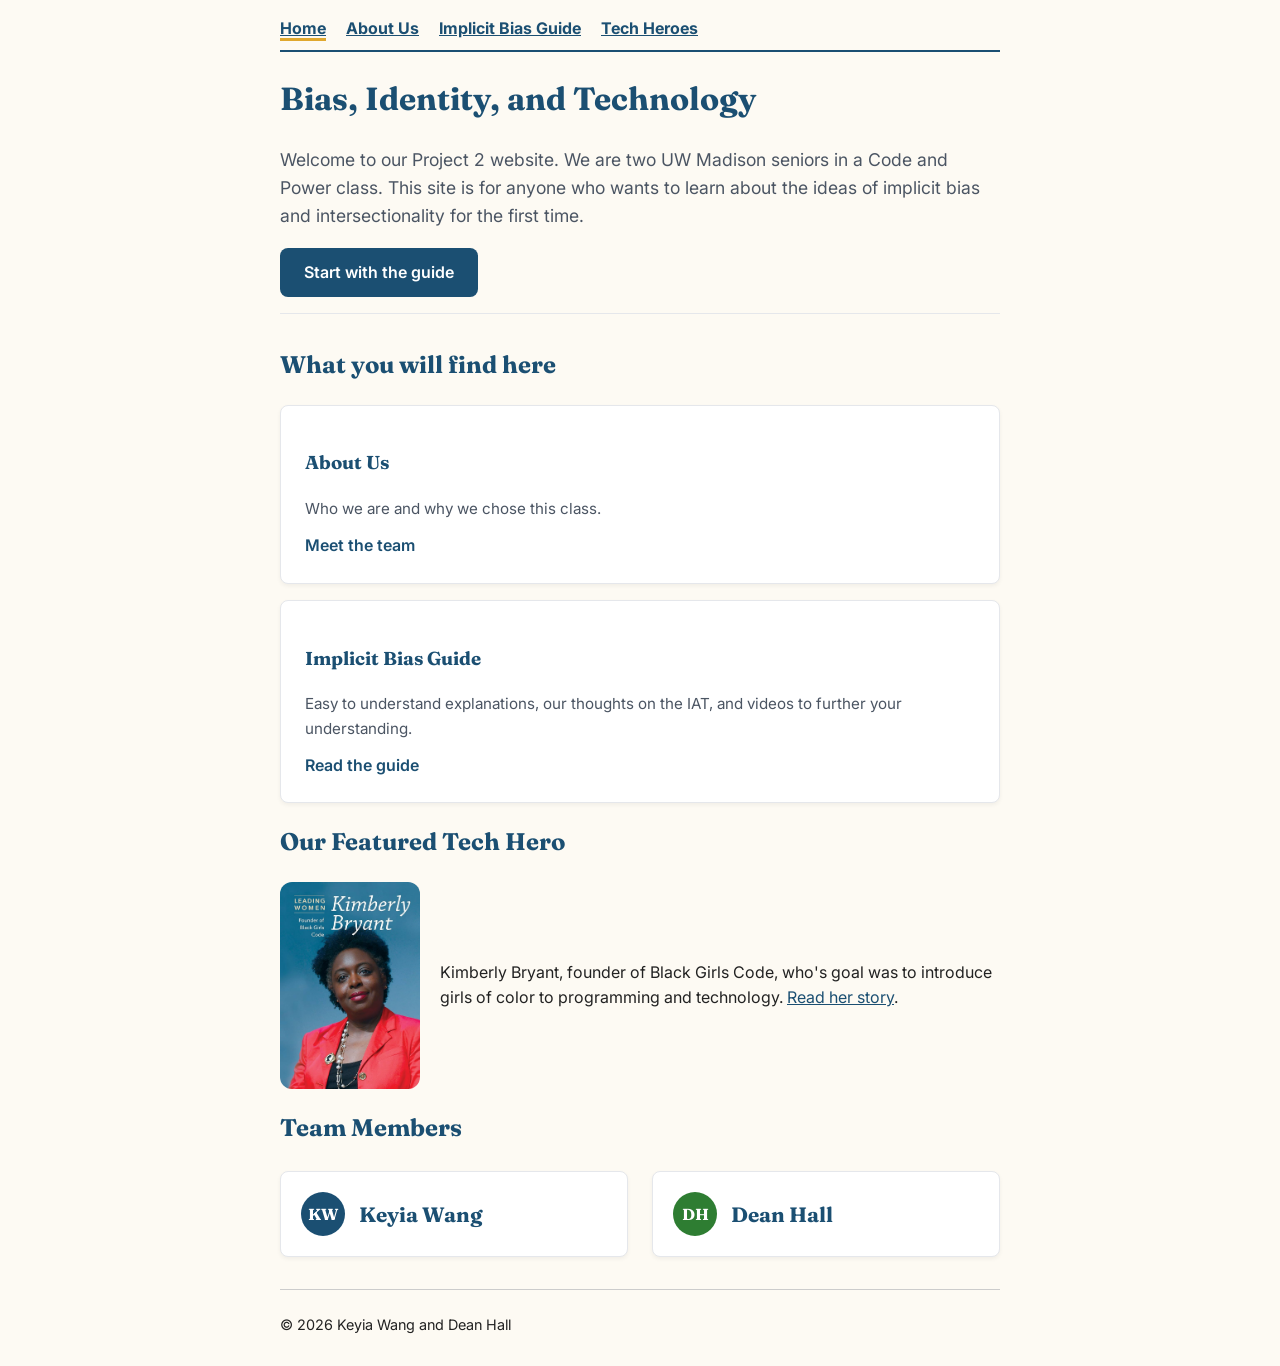
<file: index.html>
<!DOCTYPE html>
<html lang="en">
<head>
    <meta charset="UTF-8">
    <meta name="viewport" content="width=device-width, initial-scale=1.0">
    <!-- Page title changed from Project 2 to Home | Project 2, so any links will now show what page this is. DH -->
    <title>Home | Project 2</title>
    <link href="https://fonts.googleapis.com/css2?family=Fraunces:wght@600;700&family=Inter:wght@400;600&display=swap" rel="stylesheet">
    <link rel="stylesheet" href="stylepage.css">

    <!-- We rewrote the home page of the project, so that it know reads as a real splash page, instead of a basic list of names. H1 and welcome paragraph
         describe what the page is and who it is for, with new previews for other pages in the site. DH KW -->
         

    <!-- I changed the layout of this page so the team members show up as cards instead of a basic list. KW -->
</head>

<body>
    <a class="skip-link" href="#main">Skip to main content</a>
    <nav aria-label="Main navigation">
        <a href="index.html" aria-current="page">Home</a>
        <a href="about.html">About Us</a>
        <a href="resources.html">Implicit Bias Guide</a>
        <a href="tech-heroes.html">Tech Heroes</a>
    </nav>

<!--The jump link didn’t work before because there was no element with the ID main. I added the ID, so now keyboard users can jump directly to the main content KW -->
    <main id="main">
        <header class="home-hero">
            <!-- Added a title that describes that describes Project 2 better than the name Project 2, and added detail to the welcome paragraph, and other changes DH -->
            <h1>Bias, Identity, and Technology</h1>
            <p class="welcome-text">Welcome to our Project 2 website. We are two UW Madison seniors in a Code and Power class. This site is for anyone who wants to learn about the ideas of implicit bias and intersectionality for the first time.</p>
            <a class="button" href="resources.html">Start with the guide</a>
        </header>

        <!-- Added previews for each section/page on the site DH -->
        <section aria-labelledby="explore-heading">
            <h2 id="explore-heading">What you will find here</h2>

            <div class="explore-grid">
                <a href="about.html" class="card-link">
                    <article class="profile-card">
                        <h3>About Us</h3>
                        <p class="card-desc">Who we are and why we chose this class.</p>
                        <p class="card-cta">Meet the team</p>
                    </article>
                </a>

                <a href="resources.html" class="card-link">
                    <article class="profile-card">
                        <h3>Implicit Bias Guide</h3>
                        <p class="card-desc">Easy to understand explanations, our thoughts on the IAT, and videos to further your understanding.</p>
                        <p class="card-cta">Read the guide</p>
                    </article>
                </a>
                
            </div>
        </section>

        <!-- Added a short part of tech hero on the home page DH -->
        <section aria-labelledby="featured-heading">
            <h2 id="featured-heading">Our Featured Tech Hero</h2>
            <div class="featured-hero">
                <img src="bryant.jpg" alt="Portrait of Kimberly Bryant, founder of Black Girls Code" width="140">
                <p>Kimberly Bryant, founder of Black Girls Code, who's goal was to introduce girls of color to programming and technology. <a href="tech-heroes.html">Read her story</a>.</p>
            </div>
        </section>
        
        <section class="home-team-section" aria-labelledby="home-team-heading">
            <h2 id="home-team-heading">Team Members</h2>

            <!-- I wrapped the cards in links so users can click on our names to jump straight to the about page. KW -->
            <div class="team-grid">
                <a href="about.html" class="card-link">
                    <article class="profile-card home-member-card">
                        <div class="profile-header">
                            <div class="avatar avatar-kw" aria-hidden="true">KW</div>
                            <h3>Keyia Wang</h3>
                        </div>
                    </article>
                </a>

                <a href="about.html" class="card-link">
                    <article class="profile-card home-member-card">
                        <div class="profile-header">
                            <div class="avatar avatar-dh" aria-hidden="true">DH</div>
                            <h3>Dean Hall</h3>
                        </div>
                    </article>
                </a>
            </div>
        </section>
    </main>

    <footer>
        <p>&copy; 2026 Keyia Wang and Dean Hall</p>
    </footer>
</body>
</html>
</file>
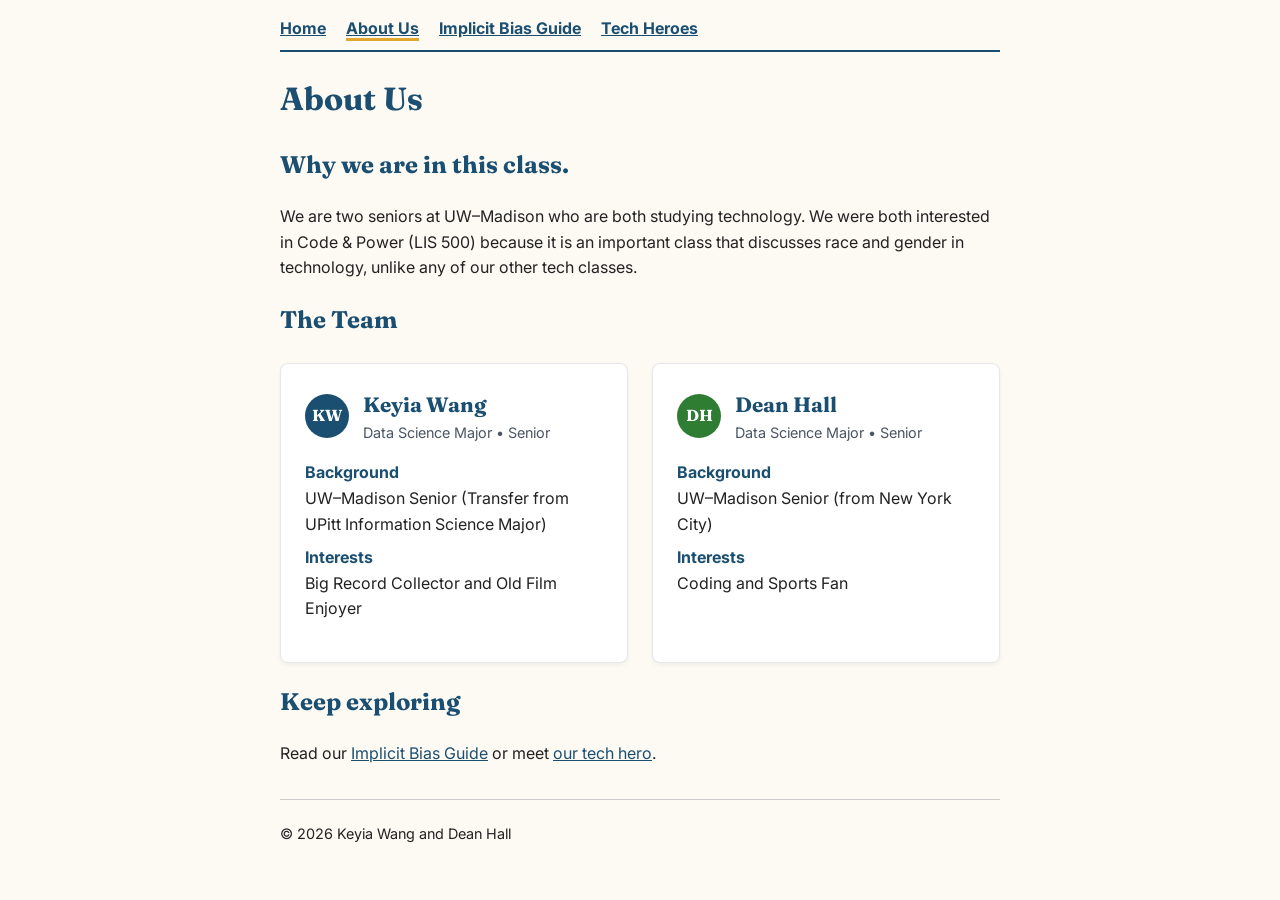
<file: about.html>
<!DOCTYPE html>
<html lang="en">
<head>
    <meta charset="UTF-8">
    <meta name="viewport" content="width=device-width, initial-scale=1.0">
    <title>About Us | Project 2</title>
    <link href="https://fonts.googleapis.com/css2?family=Fraunces:wght@600;700&family=Inter:wght@400;600&display=swap" rel="stylesheet">
    <link rel="stylesheet" href="stylepage.css">

    <!-- This is an about us page, which is based off of the videos that we created for our project 1.
         I tried to seperate the data into two parts. One that is a short piece about things that both of us
         have in common, and why we are taking the class. And a second part that is for each person indivually.
         I used the same head, navigation, and footer as every other page, so that it feels consistent to the other pages.
         In this page, I used h1 as the page title, and h2 +3 for the additional sections. DH
    -->

    <!-- I updated this about us page to make our profiles look more organized for the final submission.
         I kept the two parts that Dean set up, including the shared paragraph about our class and each of our original bios.
         Instead of plain text blocks, I wrapped our bios into a two-column responsive card grid with avatar initials.
         I kept the same head, navigation, and footer so it stays consistent with the rest of the site.
         In this page, I kept h1 as the title, and used h2 and h3 along with article tags for the team cards. KW
    -->
</head>

<body>
    <a class="skip-link" href="#main">Skip to main content</a>
    <nav aria-label="Main navigation">
        <a href="index.html">Home</a>
        <a href="about.html" aria-current="page">About Us</a>
        <a href="resources.html">Implicit Bias Guide</a>
        <a href="tech-heroes.html">Tech Heroes</a>
    </nav>

<!-- The skip link wasn’t working before because there was no `main` ID. I added it, and now keyboard users can skip straight to the main content. KW -->
    <main id="main">
        <h1>About Us</h1>

        <!-- Fixed the types, style, and heading of this intro paragraph DH -->
        <h2>Why we are in this class.</h2>
        <p>We are two seniors at UW&ndash;Madison who are both studying technology.
           We were both interested in Code &amp; Power (LIS 500) because it is an important class that discusses race and gender in technology,
           unlike any of our other tech classes.</p>

        <h2>The Team</h2>

        <div class="team-grid">
            <!--This is Keyia Wang's Profile Card (KW) -->
                <article class="profile-card" aria-labelledby="member-kw">
                    <div class="profile-header">
                        <div class="avatar avatar-kw" aria-hidden="true">KW</div>
                        <div>
                            <h3 id="member-kw">Keyia Wang</h3>
                            <p class="member-role">Data Science Major &bull; Senior</p>
                        </div>
                    </div>
                    <dl class="profile-meta">
                        <dt>Background</dt>
                        <dd>UW&ndash;Madison Senior (Transfer from UPitt Information Science Major)</dd>
                        <dt>Interests</dt>
                        <dd>Big Record Collector and Old Film Enjoyer</dd>
                    </dl>
                </article>

                <!--This is Dean Hall's Profile Card (KW)-->
                <article class="profile-card" aria-labelledby="member-dh">
                    <div class="profile-header">
                        <div class="avatar avatar-dh" aria-hidden="true">DH</div>
                        <div>
                            <h3 id="member-dh">Dean Hall</h3>
                            <p class="member-role">Data Science Major &bull; Senior</p>
                        </div>
                    </div>
                    <dl class="profile-meta">
                        <dt>Background</dt>
                        <dd>UW&ndash;Madison Senior (from New York City)</dd>
                        <dt>Interests</dt>
                        <dd>Coding and Sports Fan</dd>
                    </dl>
                </article>
            </div>

            <!-- Added a keep exploring option, to make it easier for visitors to go to a different page. DH -->
            <h2>Keep exploring</h2>
            <p>Read our <a href="resources.html">Implicit Bias Guide</a> or meet <a href="tech-heroes.html">our tech hero</a>.</p>

    </main>

    <footer>
        <p>&copy; 2026 Keyia Wang and Dean Hall</p>
    </footer>
</body>
</html>
</file>
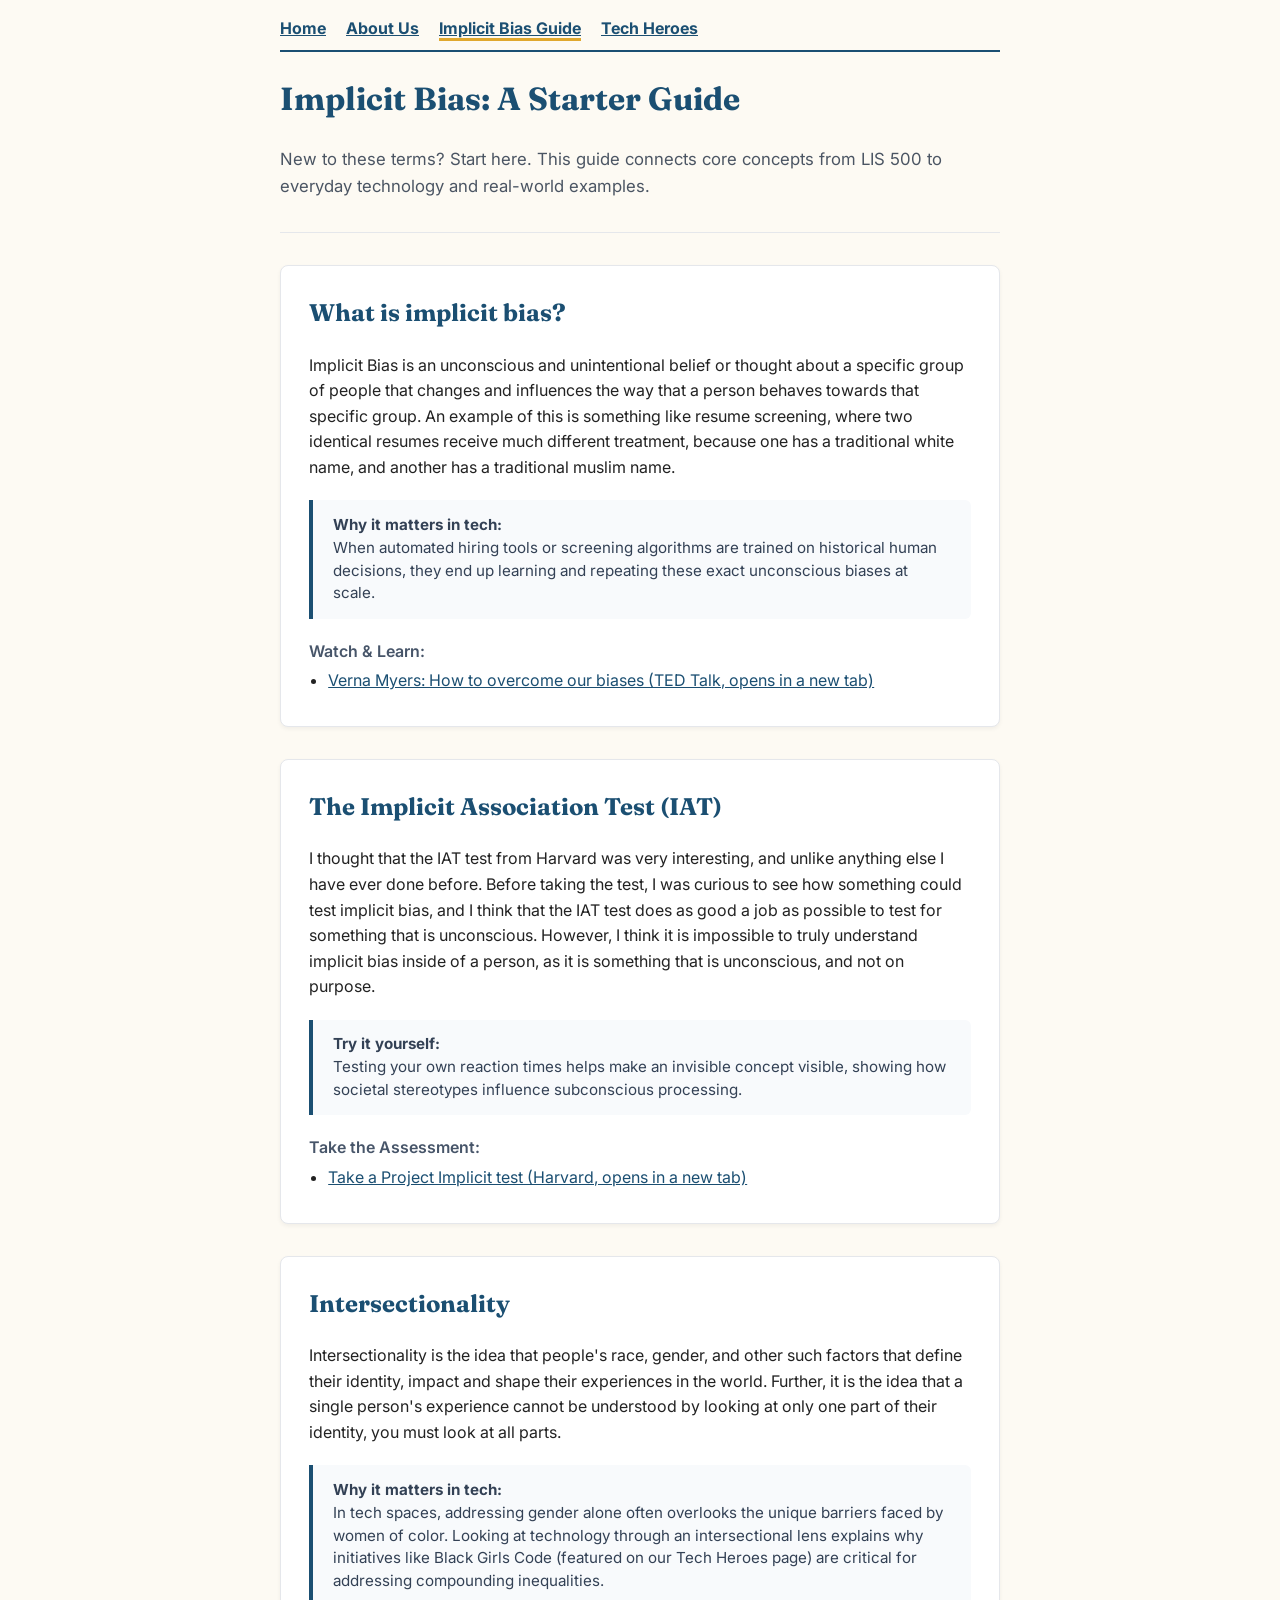
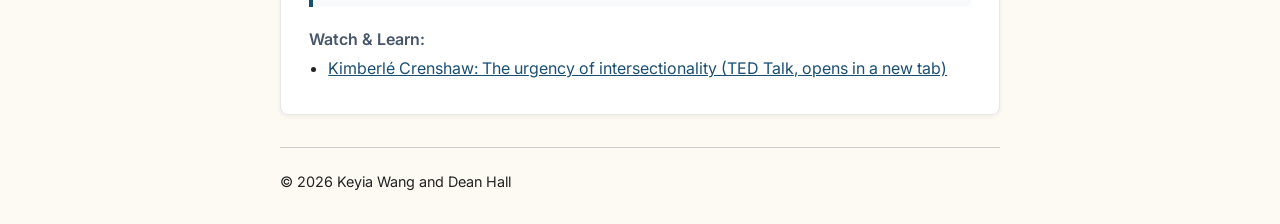
<file: resources.html>
<!DOCTYPE html>
<html lang="en">
<head>
    <meta charset="UTF-8">
    <meta name="viewport" content="width=device-width, initial-scale=1.0">
    <title>Implicit Bias Guide | Project 2</title>
    <link href="https://fonts.googleapis.com/css2?family=Fraunces:wght@600;700&family=Inter:wght@400;600&display=swap" rel="stylesheet">
    <link rel="stylesheet" href="stylepage.css">

    <!-- This page is our implicit bias page, written for first year college students, who are seeing these terms for the very first time.
         Each of the three topics on this page get an H2 heading, and a short explanation, as well as a link towards a video that helps understand
         the idea being defined. All external links open a new tab, and I wrote inside the link that this would happen, so it is not a suprise to the viewer.
         The styling for this page comes from stylepage.css only.  DH
    -->

    <!-- I updated this page so our guide gives unique value instead of just repeating definitions from class.
         I kept all of Dean's original explanations and links, but organized each of the three topics into clean cards.
         For each topic, I added a short "Why it matters in tech" section to connect implicit bias and intersectionality
         directly to real algorithms, resume screening, and our Tech Hero Kimberly Bryant.
         I also kept the same navigation, head, and footer to stay consistent with the rest of the site. KW
    -->
</head>

<body>
    <a class="skip-link" href="#main">Skip to main content</a>
    <nav aria-label="Main navigation">
        <a href="index.html">Home</a>
        <a href="about.html">About Us</a>
        <a href="resources.html" aria-current="page">Implicit Bias Guide</a>
        <a href="tech-heroes.html">Tech Heroes</a>
    </nav>

<!--The link did not work at first because the page was missing an element with the ID `main`. After adding it, keyboard users can now move directly to the main section. KW -->
    <main id="main">
        <header class="resource-hero">
            <h1>Implicit Bias: A Starter Guide</h1>
            <p class="guide-intro">New to these terms? Start here. This guide connects core concepts from LIS 500 to everyday technology and real-world examples.</p>
        </header>

        <!-- I wrapped each topic into its own card with discussion prompts to make the guide interactive and useful. KW -->
        <div class="resource-container">

            <!-- TOPIC 1: Implicit Bias -->
            <article class="resource-card">
                <h2>What is implicit bias?</h2>
                <p>Implicit Bias is an unconscious and unintentional belief or thought about a specific group of people that
                   changes and influences the way that a person behaves towards that specific group. An example of this is something like
                   resume screening, where two identical resumes receive much different treatment, because one has a traditional white name, and
                   another has a traditional muslim name.</p>

                <div class="resource-takeaway">
                    <p class="takeaway-title">Why it matters in tech:</p>
                    <p>When automated hiring tools or screening algorithms are trained on historical human decisions, they end up learning and repeating these exact unconscious biases at scale.</p>
                </div>

                <div class="resource-links">
                    <p class="links-title">Watch &amp; Learn:</p>
                    <ul>
                        <li><a href="https://www.ted.com/talks/verna_myers_how_to_overcome_our_biases_walk_boldly_toward_them" target="_blank" rel="noopener noreferrer">Verna Myers: How to overcome our biases (TED Talk, opens in a new tab)</a></li>
                    </ul>
                </div>
            </article>

            <!-- TOPIC 2: IAT Test -->
            <article class="resource-card">
                <h2>The Implicit Association Test (IAT)</h2>
                <p>I thought that the IAT test from Harvard was very interesting, and unlike anything else I have ever done before. Before taking the
                    test, I was curious to see how something could test implicit bias, and I think that the IAT test does as good a job as possible to
                    test for something that is unconscious. However, I think it is impossible to truly understand implicit bias inside of a person, as it is something
                    that is unconscious, and not on purpose.</p>

                <div class="resource-takeaway">
                    <p class="takeaway-title">Try it yourself:</p>
                    <p>Testing your own reaction times helps make an invisible concept visible, showing how societal stereotypes influence subconscious processing.</p>
                </div>

                <div class="resource-links">
                    <p class="links-title">Take the Assessment:</p>
                    <ul>
                        <li><a href="https://implicit.harvard.edu/implicit/takeatest.html" target="_blank" rel="noopener noreferrer">Take a Project Implicit test (Harvard, opens in a new tab)</a></li>
                    </ul>
                </div>
            </article>

            <!-- TOPIC 3: Intersectionality -->
            <article class="resource-card">
                <h2>Intersectionality</h2>
                <p>Intersectionality is the idea that people's race, gender, and other such factors that define their identity, impact and shape their experiences in the world. Further, it is the idea that a single person's experience cannot be understood by looking at only one part of their identity, you must look at all parts.</p>

                <!-- Connecting intersectionality directly to technology so it provides unique value beyond general definitions KW -->
                <div class="resource-takeaway">
                    <p class="takeaway-title">Why it matters in tech:</p>
                    <p>In tech spaces, addressing gender alone often overlooks the unique barriers faced by women of color. Looking at technology through an intersectional lens explains why initiatives like Black Girls Code (featured on our Tech Heroes page) are critical for addressing compounding inequalities.</p>
                </div>

                <div class="resource-links">
                    <p class="links-title">Watch &amp; Learn:</p>
                    <ul>
                        <li><a href="https://www.ted.com/talks/kimberle_crenshaw_the_urgency_of_intersectionality" target="_blank" rel="noopener noreferrer">Kimberlé Crenshaw: The urgency of intersectionality (TED Talk, opens in a new tab)</a></li>
                    </ul>
                </div>
            </article>

        </div>
    </main>

    <footer>
        <p>&copy; 2026 Keyia Wang and Dean Hall</p>
    </footer>
</body>
</html>
</file>
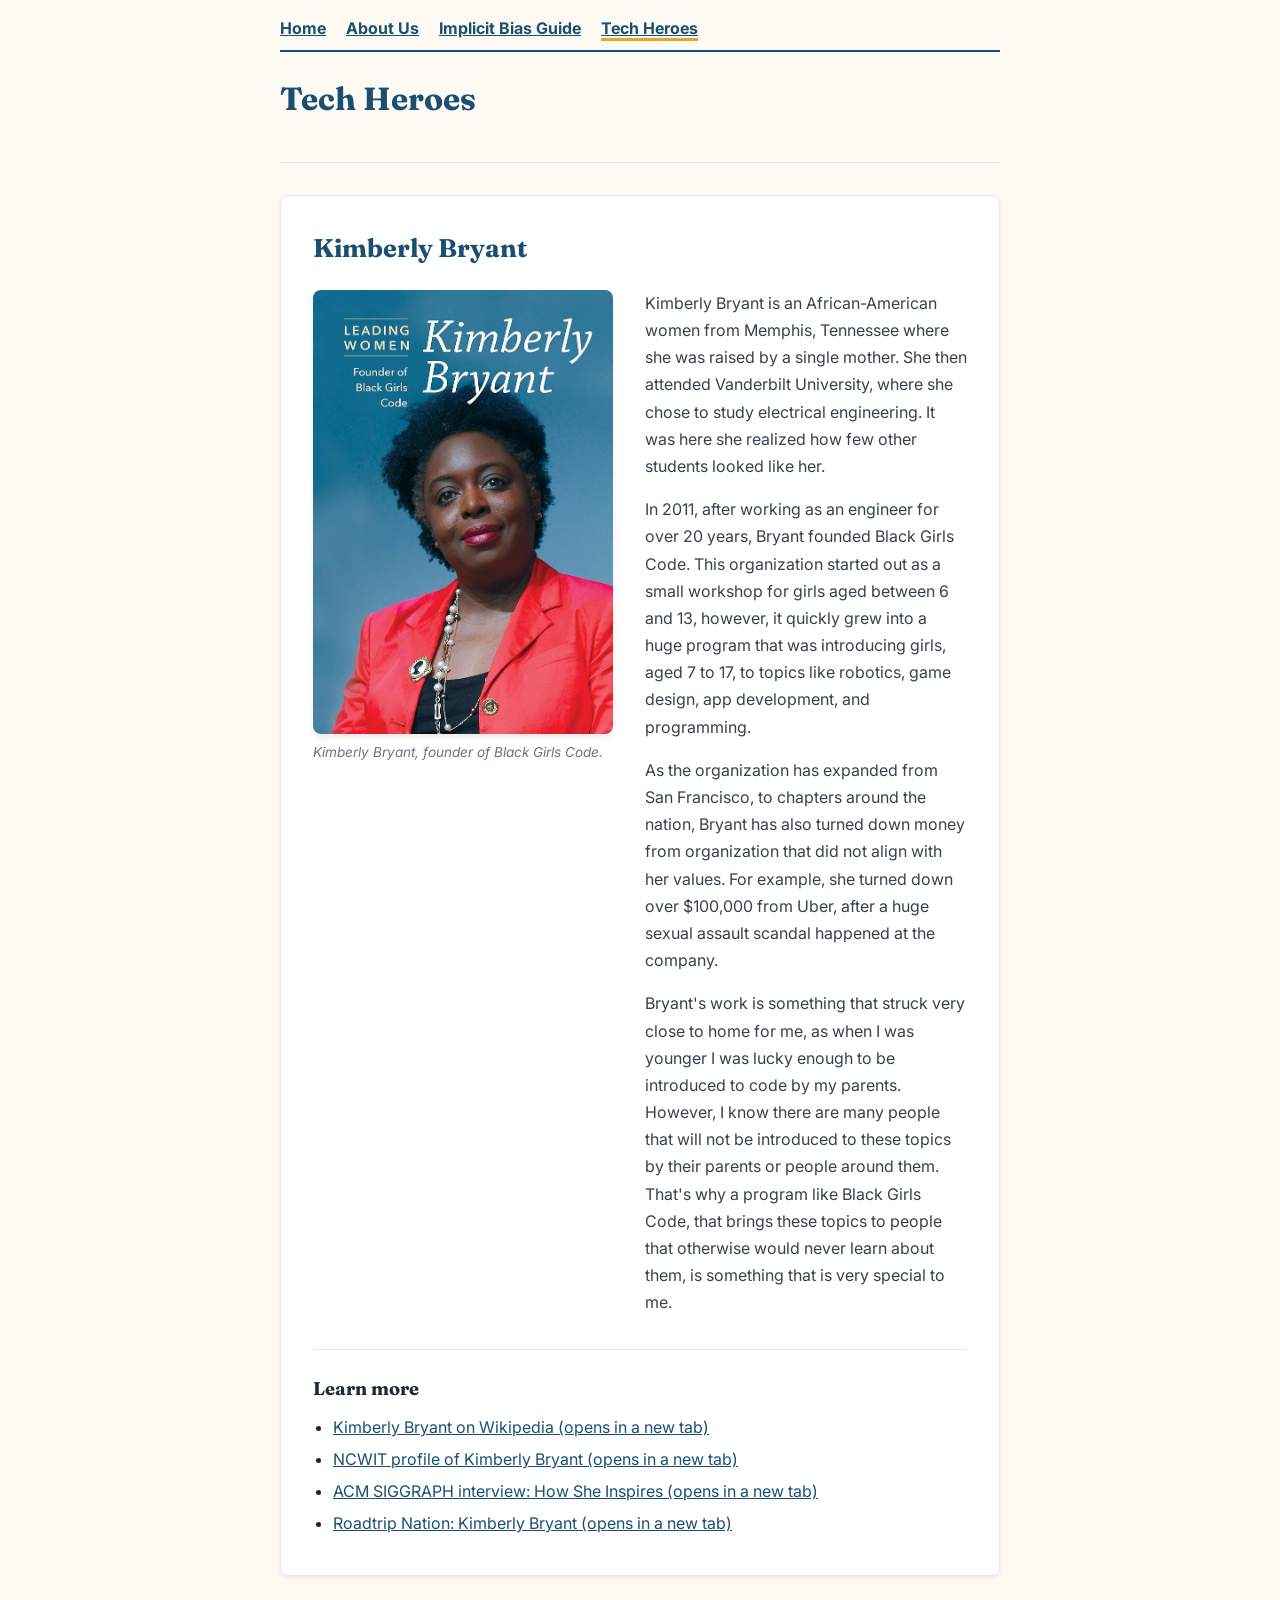
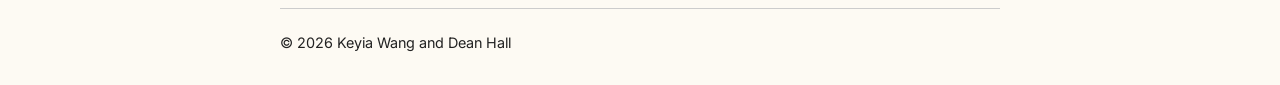
<file: tech-heroes.html>
<!DOCTYPE html>
<html lang="en">
<head>
    <meta charset="UTF-8">
    <meta name="viewport" content="width=device-width, initial-scale=1.0">
    <title>Tech Heroes | Project 2</title>
    <link href="https://fonts.googleapis.com/css2?family=Fraunces:wght@600;700&family=Inter:wght@400;600&display=swap" rel="stylesheet">
    <link rel="stylesheet" href="stylepage.css">

    <!--
        This page is about a tech hero, who is a person of color and someone who works to challenge the inequality that currently exists inside of technology in the US.
        The bio was limited at 300 words, and required a photo, with an img tag and alt text so that even people who cant see the image can still recieve information on it.
        As of the last pages, the only styling comes from our stylepage.css, and the navigation of this page matches all of the others in this repo.  DH
    -->

    <!-- I updated the formatting of this page so Kimberly Bryant's story and photo sit together inside a clean profile layout.
         And I kept all of Dean's original bio text and links exactly as they were without adding new facts.
         I used a responsive card with styled figures and a dedicated resources box so the external links are easy to click.
         I also kept the same navigation, head, and footer to stay consistent across the site. KW
    -->
</head>

<body>
    <a class="skip-link" href="#main">Skip to main content</a>
    <nav aria-label="Main navigation">
        <a href="index.html">Home</a>
        <a href="about.html">About Us</a>
        <a href="resources.html">Implicit Bias Guide</a>
        <a href="tech-heroes.html" aria-current="page">Tech Heroes</a>
    </nav>

<!-- The link wasn't responding before because there was no section labeled with id="main". I added the ID, so keyboard users can now jump directly to the main content. KW -->
    <main id="main">
        <header class="hero-page-header">
            <h1>Tech Heroes</h1>
        </header>

        <!-- I wrapped the hero content into a structured card layout for a cleaner presentation. KW -->
        <article class="hero-feature-card">
            <h2><strong>Kimberly Bryant</strong></h2>

            <div class="hero-content-wrapper">
                <figure class="hero-figure">
                    <img src="bryant.jpg" alt="Portrait of Kimberly Bryant, founder of Black Girls Code" width="300" class="hero-image">
                    <figcaption>Kimberly Bryant, founder of Black Girls Code.</figcaption>
                </figure>

                <div class="hero-bio-text">
                    <!-- Re-formatted the paragraph about Kimerbly Bryant to be in seperate short paragraphs, instead of one large paragraph. DH -->
                    <p>Kimberly Bryant is an African-American women from Memphis, Tennessee where she was raised by a single mother. She then attended Vanderbilt University, where she chose to study electrical engineering. It was here she realized how few other students looked like her.</p>

                    <p>In 2011, after working as an engineer for over 20 years, Bryant founded Black Girls Code. This organization started out as a small workshop for girls aged between 6 and 13, however, it quickly grew into a huge program that was introducing girls, aged 7 to 17, to topics like robotics, game design, app development, and programming.</p>

                    <p>As the organization has expanded from San Francisco, to chapters around the nation, Bryant has also turned down money from organization that did not align with her values. For example, she turned down over $100,000 from Uber, after a huge sexual assault scandal happened at the company.</p>

                    <p>Bryant's work is something that struck very close to home for me, as when I was younger I was lucky enough to be introduced to code by my parents. However, I know there are many people that will not be introduced to these topics by their parents or people around them. That's why a program like Black Girls Code, that brings these topics to people that otherwise would never learn about them, is something that is very special to me.</p>
                </div>
            </div>

            <!-- I grouped the external reading links into an easy-to-navigate section at the bottom. KW -->
            <div class="hero-links-box">
                <h3>Learn more</h3>
                <ul class="hero-links-list">
                    <li><a href="https://en.wikipedia.org/wiki/Kimberly_Bryant_(technologist)" target="_blank" rel="noopener noreferrer">Kimberly Bryant on Wikipedia (opens in a new tab)</a></li>
                    <li><a href="https://ncwit.org/profile/kimberly-bryant/" target="_blank" rel="noopener noreferrer">NCWIT profile of Kimberly Bryant (opens in a new tab)</a></li>
                    <li><a href="https://blog.siggraph.org/2022/02/how-she-inspires-black-girls-code-founder-kimberly-bryant.html/" target="_blank" rel="noopener noreferrer">ACM SIGGRAPH interview: How She Inspires (opens in a new tab)</a></li>
                    <li><a href="https://roadtripnation.com/leader/kimberly-bryant" target="_blank" rel="noopener noreferrer">Roadtrip Nation: Kimberly Bryant (opens in a new tab)</a></li>
                </ul>
            </div>
        </article>
    </main>

    <footer>
        <p>&copy; 2026 Keyia Wang and Dean Hall</p>
    </footer>
</body>
</html>
</file>
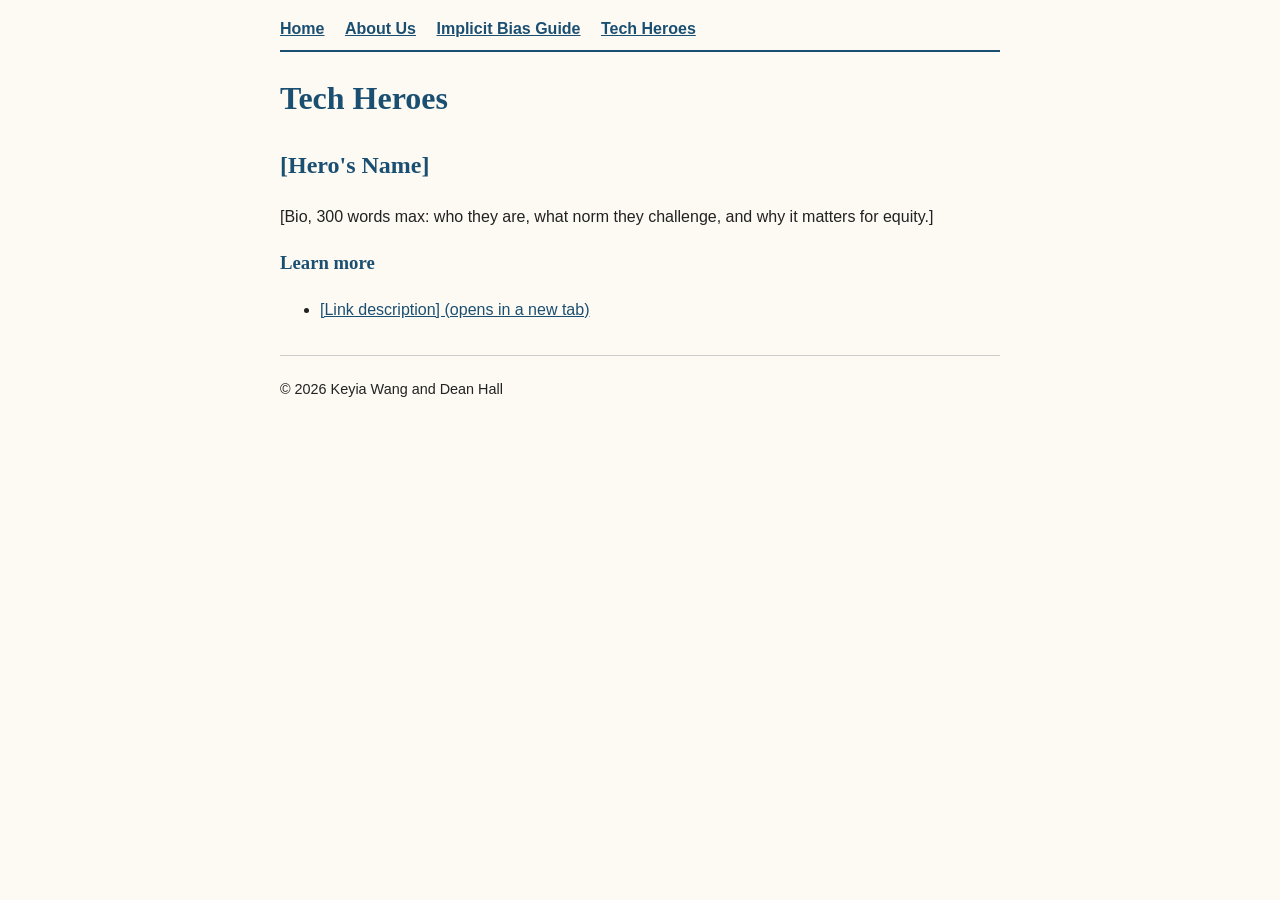
<file: tech_heroes.html>
<!DOCTYPE html>
<html lang="en">
<head>
    <meta charset="UTF-8">
    <meta name="viewport" content="width=device-width, initial-scale=1.0">
    <title>Tech Heroes | Project 2</title>
    <link rel="stylesheet" href="stylepage.css">
    <!--
        Keyia Wang and Dean Hall   KW DH
        This page profiles one tech hero, a person of color or an ally who
        challenges norms in tech and works toward equity in race, class or
        gender in the United States. The bio is limited to 300 words as
        required. The photo uses an img tag with alt text so people who
        cannot see the image still get the information. The img tag is
        commented out until we add a real file to an images folder,
        because a missing file would create a broken reference. Links to
        the person's work are in a simple list. Styling comes only from
        stylepage.css, and the navigation matches every other page. Square
        brackets mark placeholders that we need to replace with real
        information before the final version is due.
    -->
</head>

<body>
    <nav aria-label="Main navigation">
        <a href="index.html">Home</a>
        <a href="about.html">About Us</a>
        <a href="resources.html">Implicit Bias Guide</a>
        <a href="tech-heroes.html">Tech Heroes</a>
    </nav>

    <main>
        <h1>Tech Heroes</h1>

        <h2>[Hero's Name]</h2>

        <!-- <img src="images/hero.jpg" alt="[Describe the photo]"> -->

        <p>[Bio, 300 words max: who they are, what norm they challenge, and why it matters for equity.]</p>

        <h3>Learn more</h3>
        <ul>
            <li><a href="https://example.com" target="_blank" rel="noopener noreferrer">[Link description] (opens in a new tab)</a></li>
        </ul>
    </main>

    <footer>
        <p>&copy; 2026 Keyia Wang and Dean Hall</p>
    </footer>
</body>
</html>
</file>
<file: stylepage.css>
body {
    font-family: "Inter", Arial, sans-serif;
    max-width: 45rem;
    margin: 0 auto;
    padding: 1rem;
    line-height: 1.6;
    color: #222222;
    background: #fdfaf3;
}

h1, h2, h3 {
    color: #1b4f72;
    font-family: "Fraunces", Georgia, serif;
}

a {
    color: #1b4f72;
}

a:focus {
    outline: 3px solid #e0a82e;
}

nav {
    border-bottom: 2px solid #1b4f72;
    padding-bottom: 0.5rem;
    margin-bottom: 1rem;
}

nav a {
    margin-right: 1rem;
    font-weight: bold;
}

img {
    max-width: 100%;
    height: auto;
}

/* The thin light gray line at the bottom of the page serves as a separator between the footer and the rest of the content. There is also a bit of extra space above the footer line. The text in the footer is displayed in a smaller font size than the rest of the content, since the copyright information is less important than the content above it. The page now looks more organized. KW */
footer {
    border-top: 1px solid #cccccc;
    margin-top: 2rem;
    padding-top: 0.5rem;
    font-size: 0.9rem;
}
/* In hovering over a link, the background of the text changes to a light yellow color, and the text itself turns black. This highlights the link further so it’s more noticeable and clearly indicates that it can be clicked. It also serves a purpose by enabling users to know where on the page they are clicking. KW */
a:hover { background: #fdf0c8; color: #000000; }
   nav a:hover { border-bottom: 3px solid #e0a82e; }
   nav a[aria-current="page"] { border-bottom: 3px solid #e0a82e; }
   img { border-radius: 0.75rem; transition: transform 0.2s ease; }
   img:hover { transform: scale(1.03); }
   iframe { max-width: 100%; }

  /* The skip link is hidden off-screen and appears when someone presses Tab, so keyboard users can skip the navigation and go directly to the main content. KW */
.skip-link { position: absolute; left: 0.5rem; top: -3rem; background: #1b4f72; color: #ffffff; padding: 0.5rem 1rem; }
   .skip-link:focus { top: 0.5rem; }

 /* Styled the team section into responsive cards instead of plain text blocks.
   Added a simple 2-column grid and subtle shadow/hover effects.
   Kept all of our original bio text intact. KW */

.team-grid {
    display: grid;
    grid-template-columns: repeat(auto-fit, minmax(280px, 1fr));
    gap: 1.5rem;
    margin-top: 1.5rem;
}

.profile-card {
    background: #ffffff;
    border: 1px solid #e5e7eb;
    border-radius: 8px;
    padding: 1.5rem;
    box-shadow: 0 2px 4px rgba(0, 0, 0, 0.05);
    transition: transform 0.2s ease, box-shadow 0.2s ease;
}

.profile-card:hover {
    transform: translateY(-3px);
    box-shadow: 0 6px 12px rgba(0, 0, 0, 0.08);
}

.profile-header {
    display: flex;
    align-items: center;
    gap: 0.85rem;
    margin-bottom: 1rem;
}

.profile-header h3 {
    margin: 0;
    font-size: 1.3rem;
}

/* Initials badges for our profile headers DH */
.avatar {
    width: 44px;
    height: 44px;
    border-radius: 50%;
    display: flex;
    align-items: center;
    justify-content: center;
    font-family: 'Fraunces', serif;
    font-weight: 700;
    font-size: 1rem;
    color: #ffffff;
}

.avatar-kw {
    background-color: #1b4f72;
}

.avatar-dh {
    background-color: #2e7d32;
}

.bio-text {
    line-height: 1.6;
    color: #374151;
    margin: 0;
}

/* I added these styles for the home page header and cards so they fit the new grid. KW */
.home-hero {
    margin-bottom: 2rem;
    padding-bottom: 1rem;
    border-bottom: 1px solid #e5e7eb;
}

.welcome-text {
    font-size: 1.1rem;
    color: #4b5563;
    line-height: 1.6;
}

.home-member-card {
    padding: 1.25rem;
}

.home-member-card .profile-header {
    margin-bottom: 0;
}

/* I made the card links block elements and removed default underline so the cards look clean and clickable. KW */
.card-link {
    text-decoration: none;
    color: inherit;
    display: block;
}

.card-link:focus-visible {
    outline: 2px solid #1b4f72;
    border-radius: 8px;
}


/* I styled the resource guide into distinct topic cards with highlight boxes for takeaways. KW */
.resource-hero {
    margin-bottom: 2rem;
    padding-bottom: 1rem;
    border-bottom: 1px solid #e5e7eb;
}

.guide-intro {
    font-size: 1.05rem;
    color: #4b5563;
    line-height: 1.6;
}

.resource-container {
    display: flex;
    flex-direction: column;
    gap: 2rem;
}

.resource-card {
    background: #ffffff;
    border: 1px solid #e5e7eb;
    border-radius: 8px;
    padding: 1.75rem;
    box-shadow: 0 2px 4px rgba(0, 0, 0, 0.05);
}

.resource-card h2 {
    margin-top: 0;
    color: #1b4f72;
}

.resource-takeaway {
    background: #f8fafc;
    border-left: 4px solid #1b4f72;
    padding: 0.85rem 1.25rem;
    margin: 1.25rem 0;
    border-radius: 0 6px 6px 0;
}

.takeaway-title {
    font-weight: 700;
    color: #0f172a;
    margin-bottom: 0.25rem;
}

.resource-takeaway p {
    margin: 0;
    font-size: 0.95rem;
    color: #334155;
    line-height: 1.5;
}

.resource-links {
    margin-top: 1rem;
}

.links-title {
    font-weight: 600;
    color: #475569;
    margin-bottom: 0.25rem;
}

.resource-links ul {
    margin: 0.25rem 0 0 1.2rem;
    padding: 0;
}

.resource-links li {
    margin-bottom: 0.25rem;
}


/* I styled the Tech Heroes page so the photo and bio sit side-by-side on desktop screens.
   Also added rounded corners and subtle shadow to the hero card and image. KW */

.hero-page-header {
    margin-bottom: 2rem;
    padding-bottom: 1rem;
    border-bottom: 1px solid #e5e7eb;
}

.hero-feature-card {
    background: #ffffff;
    border: 1px solid #e5e7eb;
    border-radius: 8px;
    padding: 2rem;
    box-shadow: 0 2px 4px rgba(0, 0, 0, 0.05);
}

.hero-feature-card h2 {
    margin-top: 0;
    color: #1b4f72;
    font-size: 1.6rem;
}

.hero-content-wrapper {
    display: flex;
    flex-wrap: wrap;
    gap: 2rem;
    align-items: flex-start;
    margin-top: 1.25rem;
}

.hero-figure {
    margin: 0;
    flex: 0 0 auto;
    max-width: 100%;
}

.hero-image {
    display: block;
    border-radius: 8px;
    box-shadow: 0 4px 6px rgba(0, 0, 0, 0.08);
    max-width: 100%;
    height: auto;
}

.hero-figure figcaption {
    font-size: 0.85rem;
    color: #6b7280;
    margin-top: 0.5rem;
    font-style: italic;
}

.hero-bio-text {
    flex: 1 1 320px;
}

/* The hero bio is several paragraphs, so each one gets space below it. DH */
.hero-bio-text p {
    margin: 0 0 1rem;
    line-height: 1.7;
    color: #374151;
    font-size: 1rem;
}

.hero-bio-text p:last-child {
    margin-bottom: 0;
}

.hero-links-box {
    margin-top: 2rem;
    padding-top: 1.5rem;
    border-top: 1px solid #e5e7eb;
}

.hero-links-box h3 {
    margin: 0 0 0.75rem 0;
    font-size: 1.15rem;
    color: #1f2937;
}

.hero-links-list {
    margin: 0;
    padding-left: 1.25rem;
    line-height: 1.6;
}

.hero-links-list li {
    margin-bottom: 0.4rem;
}

/* FINAL STYLE EDIT
   These new final style rule edits help support the entire page, and make
   the page look and run better. DH */

/* Re-does the main page link on the Home page. DH */
.button {
    display: inline-block;
    background: #1b4f72;
    color: #ffffff;
    padding: 0.75rem 1.5rem;
    border-radius: 8px;
    text-decoration: none;
    font-weight: 600;
}

.button:hover {
    background: #0f3550;
    color: #ffffff;
}

/* Adds three previews on the home page. DH */
.explore-grid {
    display: grid;
    gap: 1rem;
    margin-top: 1rem;
}

.card-desc {
    margin: 0.5rem 0 0;
    color: #4b5563;
    font-size: 0.95rem;
}

.card-cta {
    margin: 0.75rem 0 0;
    font-weight: 600;
    color: #1b4f72;
}

/* Changes the yellow highlighter */
.card-link:hover {
    background: transparent;
    color: inherit;
}

/* Changes the tech hero photo, to allow the photo to be beside text. DH */
.featured-hero {
    display: flex;
    flex-wrap: nowrap;
    align-items: center;
    gap: 1.25rem;
}

.featured-hero img {
    width: 140px;
    flex-shrink: 0;
}

.featured-hero p {
    flex: 1;
    min-width: 0;
    margin: 0;
}

/* Key terms put at top of resource guide DH */
.key-terms dt {
    font-weight: 700;
    color: #1b4f72;
}

.key-terms dd {
    margin: 0 0 0.75rem 0;
}

/* New styles for profiles on the About Us page. DH */
.member-role {
    margin: 0;
    font-size: 0.9rem;
    color: #4b5563;
}

.profile-meta dt {
    font-weight: 700;
    color: #1b4f72;
    margin-top: 0.5rem;
}

.profile-meta dd {
    margin: 0;
}
</file>
